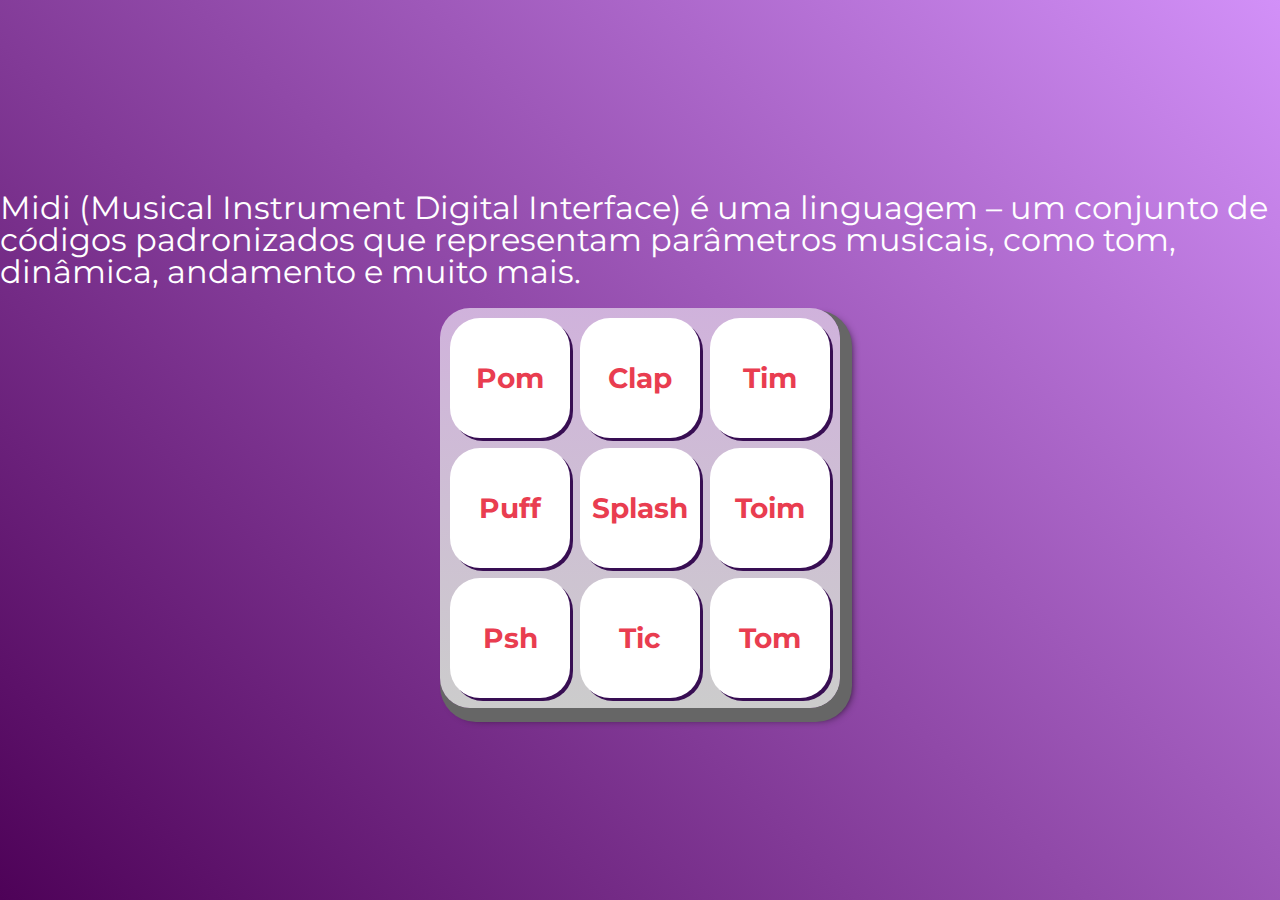
<file: index.html>
<!DOCTYPE html>
<html lang="pt-BR">
<head>
    <meta charset="UTF-8">
    <meta http-equiv="X-UA-Compatible" content="IE=edge">
    <meta name="viewport" content="width=device-width, initial-scale=1.0">

    <title> MIDI</title>

    <link rel="preconnect" href="https://fonts.googleapis.com">
    <link rel="preconnect" href="https://fonts.gstatic.com" crossorigin>
    <link href="https://fonts.googleapis.com/css2?family=Montserrat:wght@500;600&display=swap" rel="stylesheet">

    <link rel="icon" type="image/png" href="images/bateria.png">
    <link rel="stylesheet" href="css/reset.css">
    <link rel="stylesheet" href="css/estilos.css">
</head>
<body>

    <h1>Midi (Musical Instrument Digital Interface) é uma linguagem – um conjunto de códigos padronizados que representam parâmetros musicais, como tom, dinâmica, andamento e muito mais.</h1>

    <section class="teclado">
        <button onclick="tocaSomPom()" class="tecla tecla_pom">Pom</button>
        <button onclick="tocaSomClap()" class="tecla tecla_clap">Clap</button>
        <button onclick="tocaSomTim()" class="tecla tecla_tim">Tim</button>

        <button onclick="tocaSomPuff()" class="tecla tecla_puff">Puff</button>
        <button onclick="tocaSomSplash()" class="tecla tecla_splash">Splash</button>
        <button onclick="tocaSomToim()" class="tecla tecla_toim">Toim</button>

        <button onclick="tocaSomPsh()" class="tecla tecla_psh">Psh</button>
        <button onclick="tocaSomTic()" class="tecla tecla_tic">Tic</button>
        <button onclick="tocaSomTom()" class="tecla tecla_tom">Tom</button>
    </section>

    <audio src="sounds/keyq.wav" id="som_tecla_pom"></audio>
    <audio src="sounds/keyw.wav" id="som_tecla_clap"></audio>
    <audio src="sounds/keye.wav" id="som_tecla_tim"></audio>
    <audio src="sounds/keya.wav" id="som_tecla_puff"></audio>
    <audio src="sounds/keys.wav" id="som_tecla_splash"></audio>
    <audio src="sounds/keyd.wav" id="som_tecla_toim"></audio>
    <audio src="sounds/keyz.wav" id="som_tecla_psh"></audio>
    <audio src="sounds/keyx.wav" id="som_tecla_tic"></audio>
    <audio src="sounds/keyc.wav" id="som_tecla_tom"></audio>
    <script src="main.js"></script>

</body>
</html>
</file>
<file: css/estilos.css>
:root {
  --cinza: #380e53;
  --vermelha: #e93d50;
  --vermelha-escura: #af303f;
  --branca: #fff;
  --luz: rgb(229, 255, 0);
}

body {
  align-items: center;
  background: linear-gradient(45deg, #4e0258 0%,#d290f8 100%);
  display: flex;
  justify-content: center;
  flex-direction: column;
  font-family: 'Montserrat', sans-serif;
  min-height: 100vh;
}

h1 {
  color: var(--branca);
  margin-bottom: 20px;
  font-size: 2rem;
}

.teclado {
  background: linear-gradient(to bottom, hsl(283, 37%, 78%) 0%,#cccccc 100%);
  box-shadow: 6px 8px 0 6px #666, 10px 10px 10px #000;
  border-radius: 30px;
  display: grid;
  gap: 10px;
  grid-template-columns: repeat(3, 1fr);
  padding: 10px;
}

.tecla {
  background-color: var(--branca);
  border-radius: 30px;
  box-shadow: 3px 3px 0 var(--cinza);
  color: var(--vermelha);
  cursor: pointer;
  height: 120px;
  font-size: 1.75em;
  font-weight: bold;
  line-height: 120px;
  text-align: center;
  width: 120px;
}

.tecla.ativa,
.tecla:active {
  background-color: var(--vermelha);
  border: 4px solid  var(--vermelha);
  box-shadow: 3px 3px 0 var(--vermelha-escura) inset;
  color: var(--branca);
  outline: none;
}

.tecla.focus,
.tecla:focus {
  outline: none;
  box-shadow: 1px 1px 10px var(--luz);
}

.tecla.active:focus,
.tecla:active:focus {
  box-shadow: 3px 3px 0 var(--vermelha-escura) inset, 1px 1px 10px var(--luz);
}
</file>
